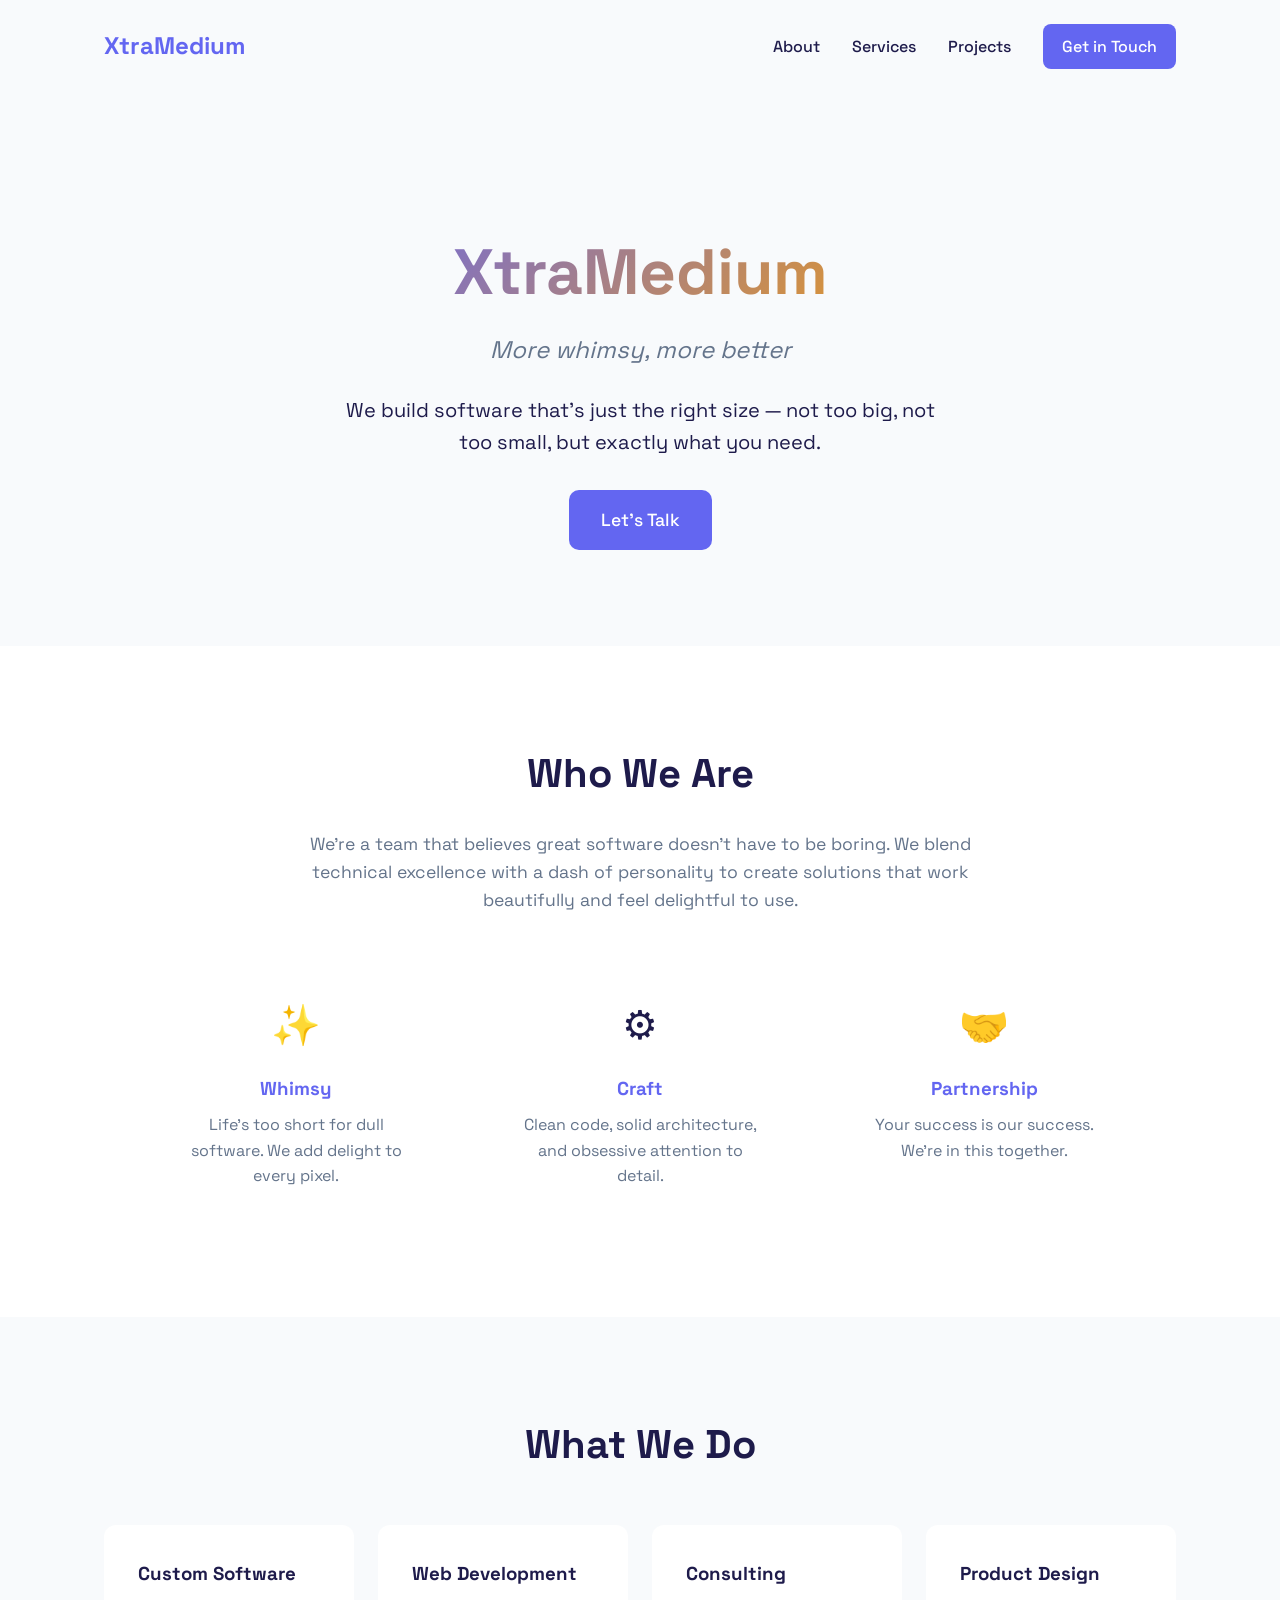
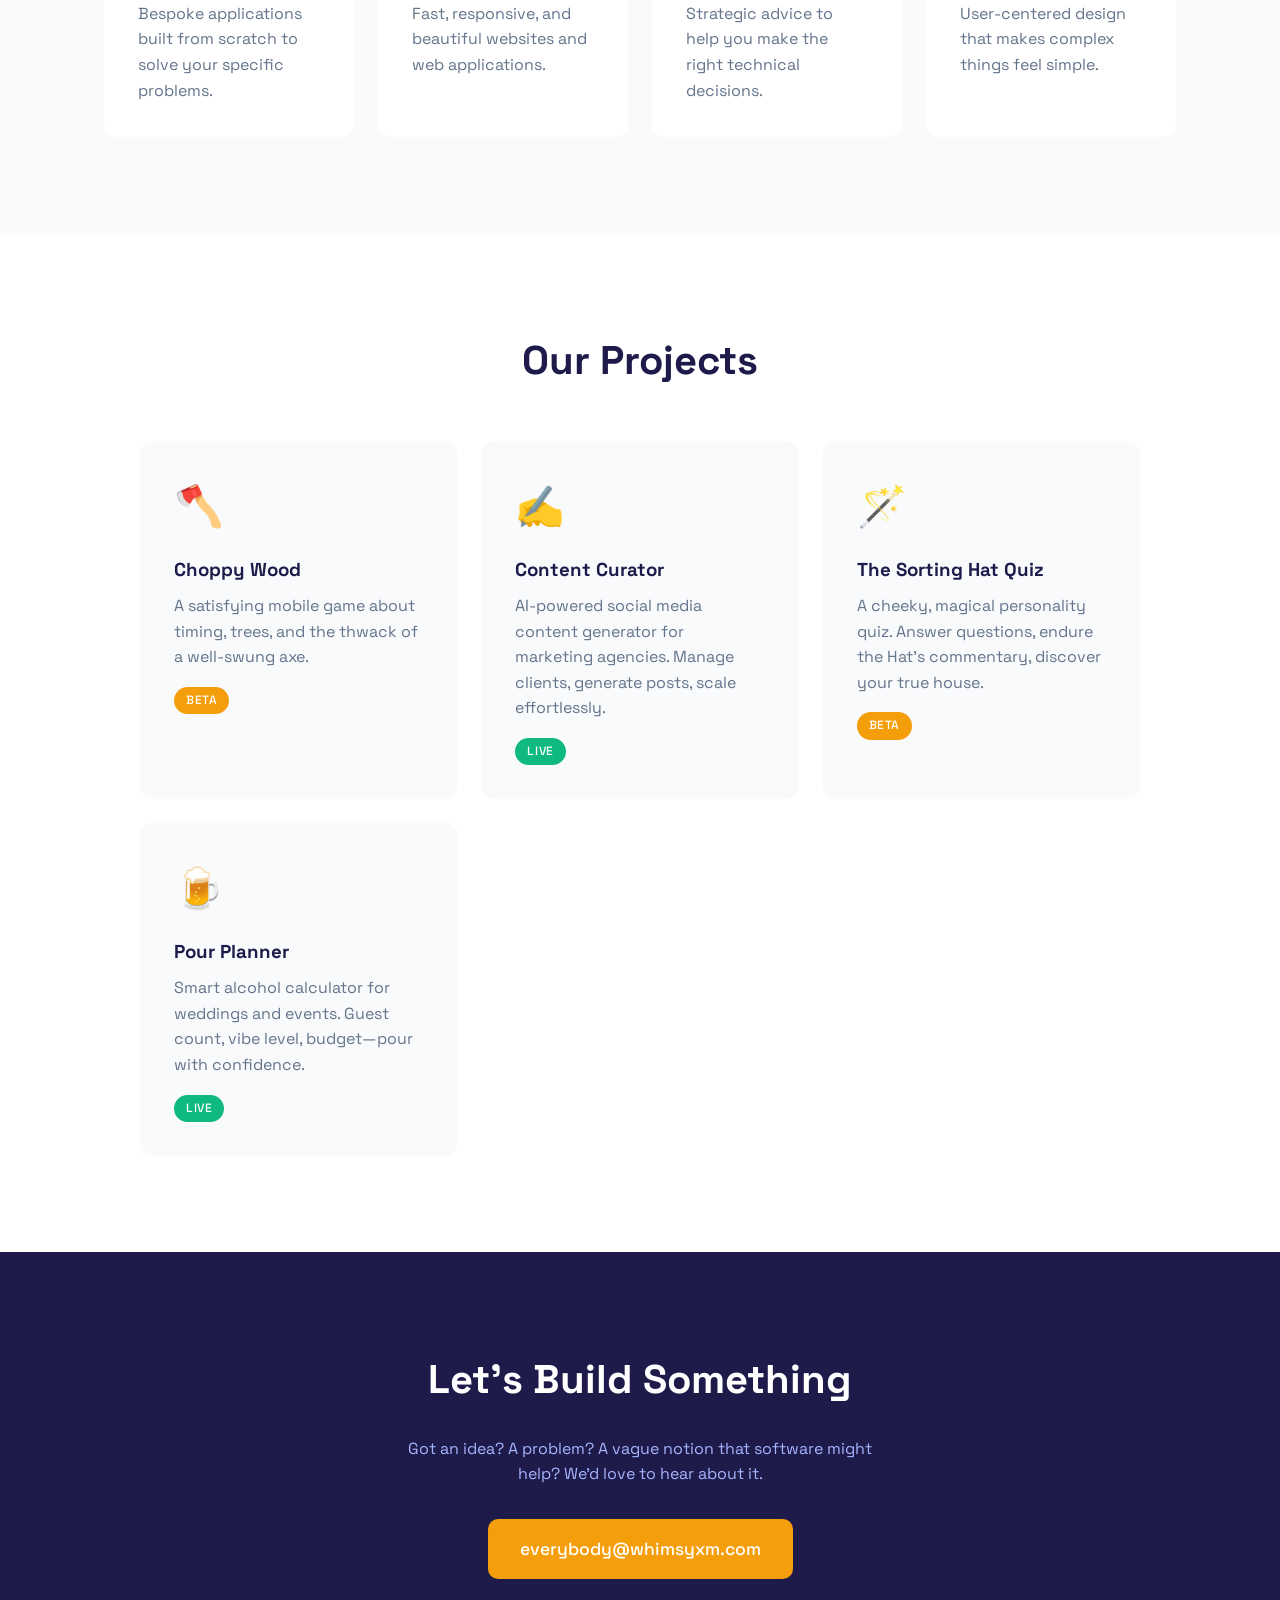
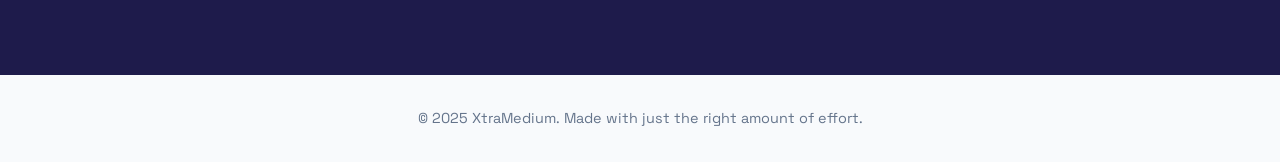
<file: index.html>
<!DOCTYPE html>
<html lang="en">
<head>
    <meta name="google-site-verification" content="nhcbkBX8V_uY1-YZvJbDiFtuauyzkd1It7H7w5QZHaw" />
    <meta charset="UTF-8">
    <meta name="viewport" content="width=device-width, initial-scale=1.0">
    <title>XtraMedium - More whimsy, more better</title>
    <link rel="stylesheet" href="styles.css">
    <link rel="preconnect" href="https://fonts.googleapis.com">
    <link rel="preconnect" href="https://fonts.gstatic.com" crossorigin>
    <link href="https://fonts.googleapis.com/css2?family=Space+Grotesk:wght@400;500;700&display=swap" rel="stylesheet">
</head>
<body>
    <nav>
        <div class="logo">XtraMedium</div>
        <div class="nav-links">
            <a href="#about">About</a>
            <a href="#services">Services</a>
            <a href="#projects">Projects</a>
            <a href="#contact" class="btn-nav">Get in Touch</a>
        </div>
    </nav>

    <section class="hero">
        <h1>XtraMedium</h1>
        <p class="tagline">More whimsy, more better</p>
        <p class="subtitle">We build software that's just the right size &mdash; not too big, not too small, but exactly what you need.</p>
        <a href="#contact" class="btn-primary">Let's Talk</a>
    </section>

    <section id="about" class="about">
        <h2>Who We Are</h2>
        <p>We're a team that believes great software doesn't have to be boring. We blend technical excellence with a dash of personality to create solutions that work beautifully and feel delightful to use.</p>
        <div class="values">
            <div class="value-card">
                <span class="icon">&#10024;</span>
                <h3>Whimsy</h3>
                <p>Life's too short for dull software. We add delight to every pixel.</p>
            </div>
            <div class="value-card">
                <span class="icon">&#9881;</span>
                <h3>Craft</h3>
                <p>Clean code, solid architecture, and obsessive attention to detail.</p>
            </div>
            <div class="value-card">
                <span class="icon">&#129309;</span>
                <h3>Partnership</h3>
                <p>Your success is our success. We're in this together.</p>
            </div>
        </div>
    </section>

    <section id="services" class="services">
        <h2>What We Do</h2>
        <div class="service-grid">
            <div class="service-card">
                <h3>Custom Software</h3>
                <p>Bespoke applications built from scratch to solve your specific problems.</p>
            </div>
            <div class="service-card">
                <h3>Web Development</h3>
                <p>Fast, responsive, and beautiful websites and web applications.</p>
            </div>
            <div class="service-card">
                <h3>Consulting</h3>
                <p>Strategic advice to help you make the right technical decisions.</p>
            </div>
            <div class="service-card">
                <h3>Product Design</h3>
                <p>User-centered design that makes complex things feel simple.</p>
            </div>
        </div>
    </section>

    <section id="projects" class="projects">
        <h2>Our Projects</h2>
        <div class="project-grid">
            <a href="/choppy-wood/" class="project-card">
                <span class="project-icon">&#129683;</span>
                <h3>Choppy Wood</h3>
                <p>A satisfying mobile game about timing, trees, and the thwack of a well-swung axe.</p>
                <span class="project-status">Beta</span>
            </a>
            <a href="https://content-curator-theta.vercel.app/" class="project-card" target="_blank">
                <span class="project-icon">&#9997;</span>
                <h3>Content Curator</h3>
                <p>AI-powered social media content generator for marketing agencies. Manage clients, generate posts, scale effortlessly.</p>
                <span class="project-status live">Live</span>
            </a>
            <a href="/sorting-hat/" class="project-card">
                <span class="project-icon">&#129668;</span>
                <h3>The Sorting Hat Quiz</h3>
                <p>A cheeky, magical personality quiz. Answer questions, endure the Hat's commentary, discover your true house.</p>
                <span class="project-status">Beta</span>
            </a>
            <a href="https://pourplanner.com" class="project-card" target="_blank">
                <span class="project-icon">&#127866;</span>
                <h3>Pour Planner</h3>
                <p>Smart alcohol calculator for weddings and events. Guest count, vibe level, budget—pour with confidence.</p>
                <span class="project-status live">Live</span>
            </a>
        </div>
    </section>

    <section id="contact" class="contact">
        <h2>Let's Build Something</h2>
        <p>Got an idea? A problem? A vague notion that software might help? We'd love to hear about it.</p>
        <a href="mailto:everybody@whimsyxm.com" class="btn-primary">everybody@whimsyxm.com</a>
    </section>

    <footer>
        <p>&copy; 2025 XtraMedium. Made with just the right amount of effort.</p>
    </footer>
</body>
</html>
</file>
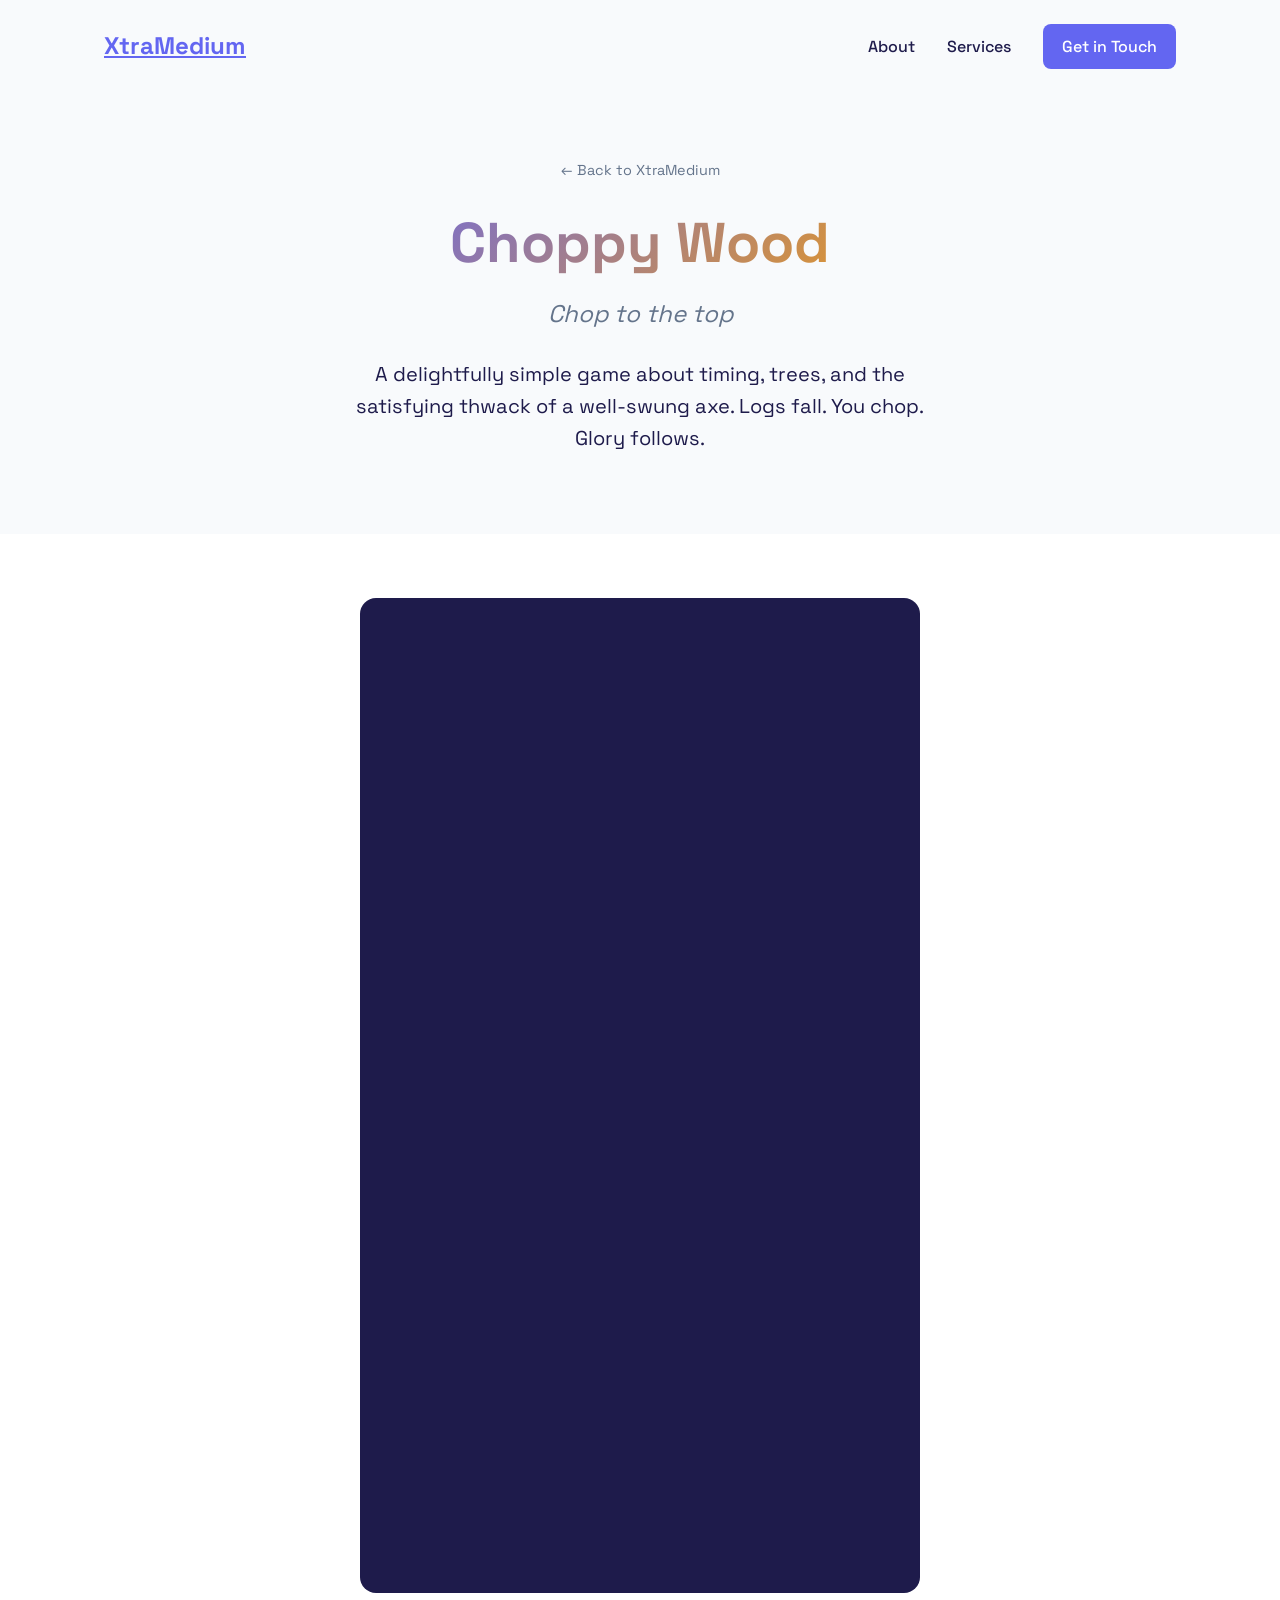
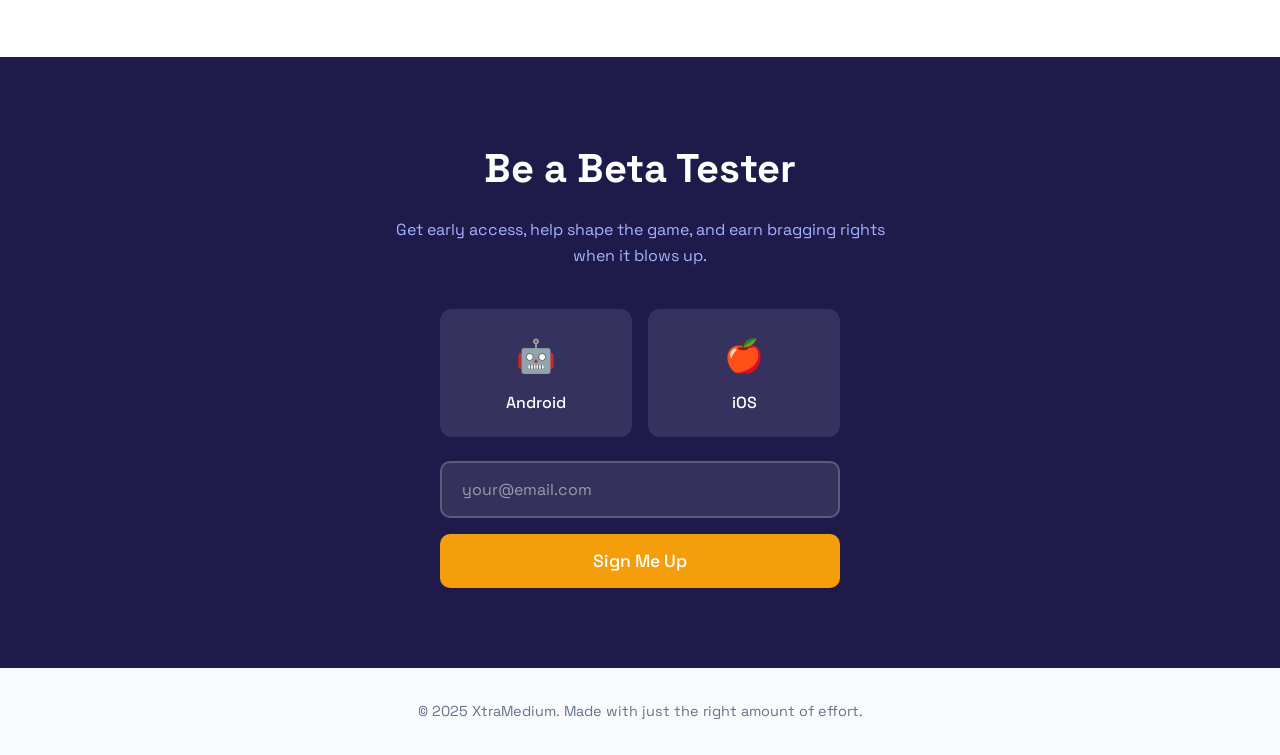
<file: choppy-wood/index.html>
<!DOCTYPE html>
<html lang="en">
<head>
    <meta charset="UTF-8">
    <meta name="viewport" content="width=device-width, initial-scale=1.0">
    <title>Choppy Wood - Chop to the Top</title>
    <link rel="stylesheet" href="../styles.css">
    <link rel="preconnect" href="https://fonts.googleapis.com">
    <link rel="preconnect" href="https://fonts.gstatic.com" crossorigin>
    <link href="https://fonts.googleapis.com/css2?family=Space+Grotesk:wght@400;500;700&display=swap" rel="stylesheet">
    <style>
        .hero {
            padding: 4rem 5% 3rem;
        }
        .hero h1 {
            font-size: 3.5rem;
        }
        .video-section {
            background: white;
            padding: 4rem 5%;
        }
        .video-container {
            max-width: 560px;
            margin: 0 auto;
            aspect-ratio: 9 / 16;
            background: var(--dark);
            border-radius: 16px;
            display: flex;
            align-items: center;
            justify-content: center;
            color: var(--gray);
            font-size: 1.1rem;
            overflow: hidden;
        }
        .video-container iframe {
            width: 100%;
            height: 100%;
            border: none;
        }
        .beta-section {
            background: var(--dark);
            color: white;
            padding: 5rem 5%;
        }
        .beta-section h2 {
            text-align: center;
            font-size: 2.5rem;
            margin-bottom: 1rem;
            color: white;
        }
        .beta-section > p {
            text-align: center;
            color: #a5b4fc;
            max-width: 500px;
            margin: 0 auto 2.5rem;
        }
        .beta-form {
            max-width: 400px;
            margin: 0 auto;
        }
        .platform-select {
            display: flex;
            gap: 1rem;
            margin-bottom: 1.5rem;
        }
        .platform-option {
            flex: 1;
            position: relative;
        }
        .platform-option input {
            position: absolute;
            opacity: 0;
            width: 100%;
            height: 100%;
            cursor: pointer;
        }
        .platform-option label {
            display: flex;
            flex-direction: column;
            align-items: center;
            padding: 1.25rem 1rem;
            background: rgba(255, 255, 255, 0.1);
            border: 2px solid transparent;
            border-radius: 12px;
            cursor: pointer;
            transition: all 0.2s;
        }
        .platform-option input:checked + label {
            border-color: var(--accent);
            background: rgba(245, 158, 11, 0.15);
        }
        .platform-option label:hover {
            background: rgba(255, 255, 255, 0.15);
        }
        .platform-icon {
            font-size: 2rem;
            margin-bottom: 0.5rem;
        }
        .platform-name {
            font-weight: 500;
        }
        .email-input {
            width: 100%;
            padding: 1rem 1.25rem;
            font-size: 1rem;
            font-family: inherit;
            border: 2px solid rgba(255, 255, 255, 0.2);
            border-radius: 10px;
            background: rgba(255, 255, 255, 0.1);
            color: white;
            margin-bottom: 1rem;
        }
        .email-input::placeholder {
            color: rgba(255, 255, 255, 0.5);
        }
        .email-input:focus {
            outline: none;
            border-color: var(--accent);
        }
        .submit-btn {
            width: 100%;
            padding: 1rem;
            font-size: 1.1rem;
            font-family: inherit;
            font-weight: 500;
            background: var(--accent);
            color: white;
            border: none;
            border-radius: 10px;
            cursor: pointer;
            transition: all 0.2s;
        }
        .submit-btn:hover {
            background: #d97706;
            transform: translateY(-2px);
            box-shadow: 0 10px 30px rgba(245, 158, 11, 0.3);
        }
        .back-link {
            display: inline-block;
            color: var(--gray);
            text-decoration: none;
            margin-bottom: 1rem;
            font-size: 0.9rem;
        }
        .back-link:hover {
            color: var(--primary);
        }
        @media (max-width: 768px) {
            .hero h1 {
                font-size: 2.5rem;
            }
            .video-container {
                max-width: 100%;
            }
        }
    </style>
</head>
<body>
    <nav>
        <a href="/" class="logo">XtraMedium</a>
        <div class="nav-links">
            <a href="/#about">About</a>
            <a href="/#services">Services</a>
            <a href="/#contact" class="btn-nav">Get in Touch</a>
        </div>
    </nav>

    <section class="hero">
        <a href="/" class="back-link">&larr; Back to XtraMedium</a>
        <h1>Choppy Wood</h1>
        <p class="tagline">Chop to the top</p>
        <p class="subtitle">A delightfully simple game about timing, trees, and the satisfying thwack of a well-swung axe. Logs fall. You chop. Glory follows.</p>
    </section>

    <section class="video-section">
        <div class="video-container">
            <iframe src="https://www.youtube.com/embed/pYYLdmkWE8g" title="Choppy Wood Gameplay" frameborder="0" allow="accelerometer; autoplay; clipboard-write; encrypted-media; gyroscope; picture-in-picture" allowfullscreen></iframe>
        </div>
    </section>

    <section class="beta-section">
        <h2>Be a Beta Tester</h2>
        <p>Get early access, help shape the game, and earn bragging rights when it blows up.</p>
        <form class="beta-form" id="beta-form">
            <div class="platform-select">
                <div class="platform-option">
                    <input type="radio" name="platform" value="android" id="android" required>
                    <label for="android">
                        <span class="platform-icon">&#129302;</span>
                        <span class="platform-name">Android</span>
                    </label>
                </div>
                <div class="platform-option">
                    <input type="radio" name="platform" value="ios" id="ios">
                    <label for="ios">
                        <span class="platform-icon">&#127822;</span>
                        <span class="platform-name">iOS</span>
                    </label>
                </div>
            </div>
            <input type="email" name="email" class="email-input" placeholder="your@email.com" required>
            <button type="submit" class="submit-btn">Sign Me Up</button>
        </form>
        <p id="form-success" style="display: none; text-align: center; color: #10b981; margin-top: 1.5rem; font-weight: 500;">You're in! We'll be in touch soon.</p>

    <script>
        document.getElementById('beta-form').addEventListener('submit', async (e) => {
            e.preventDefault();
            const form = e.target;
            const btn = form.querySelector('.submit-btn');
            const email = form.querySelector('[name="email"]').value;
            const platform = form.querySelector('[name="platform"]:checked').value;

            btn.textContent = 'Sending...';
            btn.disabled = true;

            try {
                await fetch('https://script.google.com/macros/s/AKfycbwHVZjsj80geomDLSScKBQ2DVnzomjnshrfpWwuCposIN6Es0uAY3s0oeayeARenraSfg/exec', {
                    method: 'POST',
                    mode: 'no-cors',
                    headers: { 'Content-Type': 'application/json' },
                    body: JSON.stringify({ email, platform })
                });
                form.style.display = 'none';
                document.getElementById('form-success').style.display = 'block';
            } catch (err) {
                btn.textContent = 'Sign Me Up';
                btn.disabled = false;
                alert('Something went wrong. Please try again.');
            }
        });
    </script>
    </section>

    <footer>
        <p>&copy; 2025 XtraMedium. Made with just the right amount of effort.</p>
    </footer>
</body>
</html>
</file>
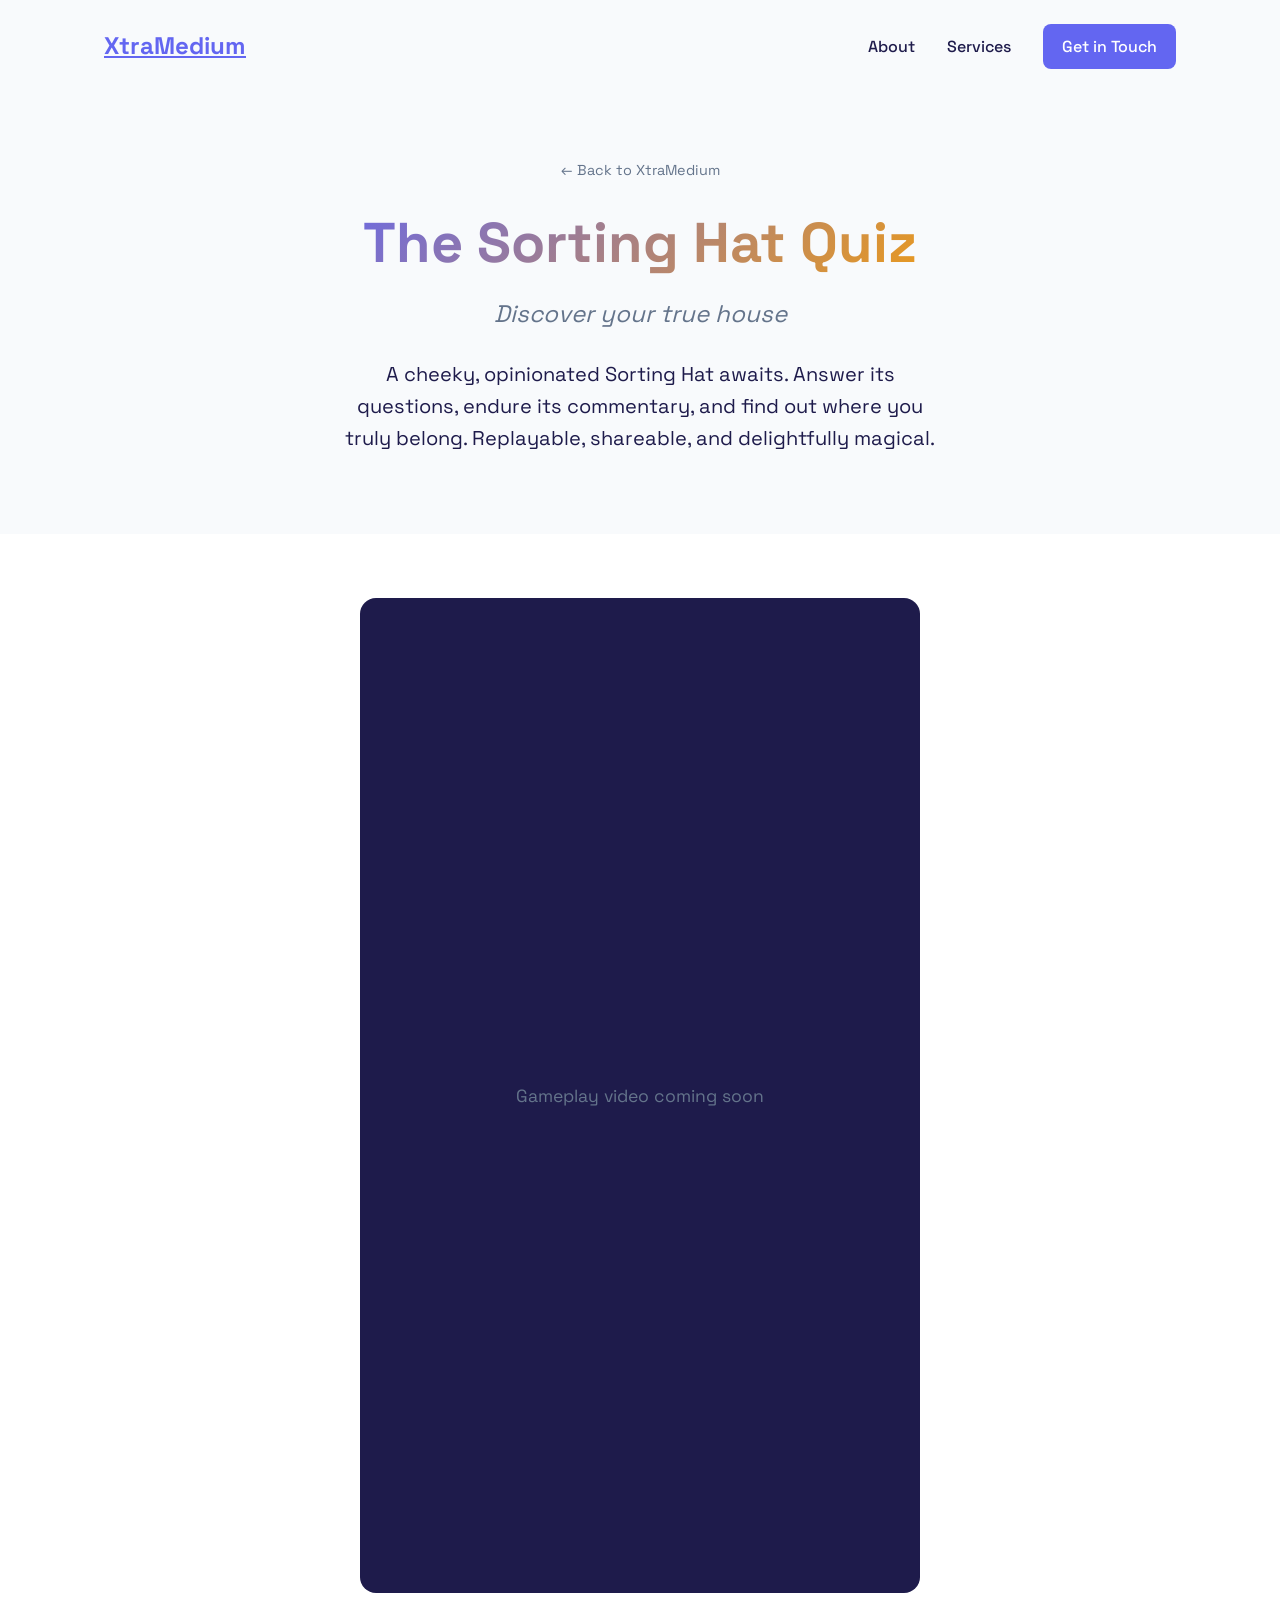
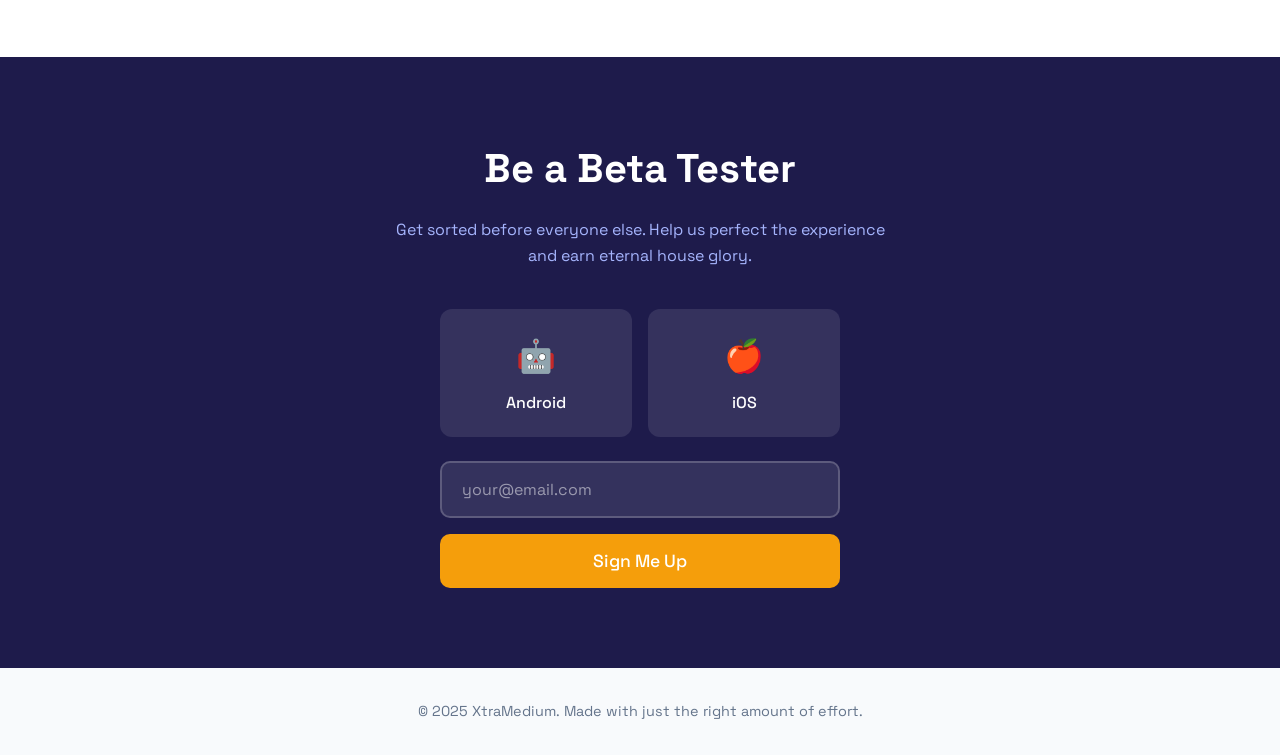
<file: sorting-hat/index.html>
<!DOCTYPE html>
<html lang="en">
<head>
    <meta charset="UTF-8">
    <meta name="viewport" content="width=device-width, initial-scale=1.0">
    <title>The Sorting Hat Quiz - Discover Your House</title>
    <link rel="stylesheet" href="../styles.css">
    <link rel="preconnect" href="https://fonts.googleapis.com">
    <link rel="preconnect" href="https://fonts.gstatic.com" crossorigin>
    <link href="https://fonts.googleapis.com/css2?family=Space+Grotesk:wght@400;500;700&display=swap" rel="stylesheet">
    <style>
        .hero {
            padding: 4rem 5% 3rem;
        }
        .hero h1 {
            font-size: 3.5rem;
        }
        .video-section {
            background: white;
            padding: 4rem 5%;
        }
        .video-container {
            max-width: 560px;
            margin: 0 auto;
            aspect-ratio: 9 / 16;
            background: var(--dark);
            border-radius: 16px;
            display: flex;
            align-items: center;
            justify-content: center;
            color: var(--gray);
            font-size: 1.1rem;
            overflow: hidden;
        }
        .video-container iframe {
            width: 100%;
            height: 100%;
            border: none;
        }
        .beta-section {
            background: var(--dark);
            color: white;
            padding: 5rem 5%;
        }
        .beta-section h2 {
            text-align: center;
            font-size: 2.5rem;
            margin-bottom: 1rem;
            color: white;
        }
        .beta-section > p {
            text-align: center;
            color: #a5b4fc;
            max-width: 500px;
            margin: 0 auto 2.5rem;
        }
        .beta-form {
            max-width: 400px;
            margin: 0 auto;
        }
        .platform-select {
            display: flex;
            gap: 1rem;
            margin-bottom: 1.5rem;
        }
        .platform-option {
            flex: 1;
            position: relative;
        }
        .platform-option input {
            position: absolute;
            opacity: 0;
            width: 100%;
            height: 100%;
            cursor: pointer;
        }
        .platform-option label {
            display: flex;
            flex-direction: column;
            align-items: center;
            padding: 1.25rem 1rem;
            background: rgba(255, 255, 255, 0.1);
            border: 2px solid transparent;
            border-radius: 12px;
            cursor: pointer;
            transition: all 0.2s;
        }
        .platform-option input:checked + label {
            border-color: var(--accent);
            background: rgba(245, 158, 11, 0.15);
        }
        .platform-option label:hover {
            background: rgba(255, 255, 255, 0.15);
        }
        .platform-icon {
            font-size: 2rem;
            margin-bottom: 0.5rem;
        }
        .platform-name {
            font-weight: 500;
        }
        .email-input {
            width: 100%;
            padding: 1rem 1.25rem;
            font-size: 1rem;
            font-family: inherit;
            border: 2px solid rgba(255, 255, 255, 0.2);
            border-radius: 10px;
            background: rgba(255, 255, 255, 0.1);
            color: white;
            margin-bottom: 1rem;
        }
        .email-input::placeholder {
            color: rgba(255, 255, 255, 0.5);
        }
        .email-input:focus {
            outline: none;
            border-color: var(--accent);
        }
        .submit-btn {
            width: 100%;
            padding: 1rem;
            font-size: 1.1rem;
            font-family: inherit;
            font-weight: 500;
            background: var(--accent);
            color: white;
            border: none;
            border-radius: 10px;
            cursor: pointer;
            transition: all 0.2s;
        }
        .submit-btn:hover {
            background: #d97706;
            transform: translateY(-2px);
            box-shadow: 0 10px 30px rgba(245, 158, 11, 0.3);
        }
        .back-link {
            display: inline-block;
            color: var(--gray);
            text-decoration: none;
            margin-bottom: 1rem;
            font-size: 0.9rem;
        }
        .back-link:hover {
            color: var(--primary);
        }
        @media (max-width: 768px) {
            .hero h1 {
                font-size: 2.5rem;
            }
            .video-container {
                max-width: 100%;
            }
        }
    </style>
</head>
<body>
    <nav>
        <a href="/" class="logo">XtraMedium</a>
        <div class="nav-links">
            <a href="/#about">About</a>
            <a href="/#services">Services</a>
            <a href="/#contact" class="btn-nav">Get in Touch</a>
        </div>
    </nav>

    <section class="hero">
        <a href="/" class="back-link">&larr; Back to XtraMedium</a>
        <h1>The Sorting Hat Quiz</h1>
        <p class="tagline">Discover your true house</p>
        <p class="subtitle">A cheeky, opinionated Sorting Hat awaits. Answer its questions, endure its commentary, and find out where you truly belong. Replayable, shareable, and delightfully magical.</p>
    </section>

    <section class="video-section">
        <div class="video-container">
            <p>Gameplay video coming soon</p>
        </div>
    </section>

    <section class="beta-section">
        <h2>Be a Beta Tester</h2>
        <p>Get sorted before everyone else. Help us perfect the experience and earn eternal house glory.</p>
        <form class="beta-form" id="beta-form">
            <div class="platform-select">
                <div class="platform-option">
                    <input type="radio" name="platform" value="android" id="android" required>
                    <label for="android">
                        <span class="platform-icon">&#129302;</span>
                        <span class="platform-name">Android</span>
                    </label>
                </div>
                <div class="platform-option">
                    <input type="radio" name="platform" value="ios" id="ios">
                    <label for="ios">
                        <span class="platform-icon">&#127822;</span>
                        <span class="platform-name">iOS</span>
                    </label>
                </div>
            </div>
            <input type="email" name="email" class="email-input" placeholder="your@email.com" required>
            <button type="submit" class="submit-btn">Sign Me Up</button>
        </form>
        <p id="form-success" style="display: none; text-align: center; color: #10b981; margin-top: 1.5rem; font-weight: 500;">You're in! We'll owl you soon.</p>

    <script>
        document.getElementById('beta-form').addEventListener('submit', async (e) => {
            e.preventDefault();
            const form = e.target;
            const btn = form.querySelector('.submit-btn');
            const email = form.querySelector('[name="email"]').value;
            const platform = form.querySelector('[name="platform"]:checked').value;

            btn.textContent = 'Sending...';
            btn.disabled = true;

            try {
                await fetch('https://script.google.com/macros/s/AKfycbwHVZjsj80geomDLSScKBQ2DVnzomjnshrfpWwuCposIN6Es0uAY3s0oeayeARenraSfg/exec', {
                    method: 'POST',
                    mode: 'no-cors',
                    headers: { 'Content-Type': 'application/json' },
                    body: JSON.stringify({ email, platform })
                });
                form.style.display = 'none';
                document.getElementById('form-success').style.display = 'block';
            } catch (err) {
                btn.textContent = 'Sign Me Up';
                btn.disabled = false;
                alert('Something went wrong. Please try again.');
            }
        });
    </script>
    </section>

    <footer>
        <p>&copy; 2025 XtraMedium. Made with just the right amount of effort.</p>
    </footer>
</body>
</html>
</file>
<file: styles.css>
* {
    margin: 0;
    padding: 0;
    box-sizing: border-box;
}

:root {
    --primary: #6366f1;
    --primary-dark: #4f46e5;
    --dark: #1e1b4b;
    --light: #f8fafc;
    --gray: #64748b;
    --accent: #f59e0b;
}

body {
    font-family: 'Space Grotesk', sans-serif;
    background: var(--light);
    color: var(--dark);
    line-height: 1.6;
}

/* Navigation */
nav {
    display: flex;
    justify-content: space-between;
    align-items: center;
    padding: 1.5rem 5%;
    max-width: 1200px;
    margin: 0 auto;
}

.logo {
    font-size: 1.5rem;
    font-weight: 700;
    color: var(--primary);
}

.nav-links {
    display: flex;
    gap: 2rem;
    align-items: center;
}

.nav-links a {
    text-decoration: none;
    color: var(--dark);
    font-weight: 500;
    transition: color 0.2s;
}

.nav-links a:hover {
    color: var(--primary);
}

.btn-nav {
    background: var(--primary);
    color: white !important;
    padding: 0.6rem 1.2rem;
    border-radius: 8px;
}

.btn-nav:hover {
    background: var(--primary-dark);
    color: white !important;
}

/* Hero */
.hero {
    text-align: center;
    padding: 8rem 5% 6rem;
    max-width: 800px;
    margin: 0 auto;
}

.hero h1 {
    font-size: 4rem;
    font-weight: 700;
    margin-bottom: 0.5rem;
    background: linear-gradient(135deg, var(--primary), var(--accent));
    -webkit-background-clip: text;
    -webkit-text-fill-color: transparent;
    background-clip: text;
}

.tagline {
    font-size: 1.5rem;
    color: var(--gray);
    margin-bottom: 1.5rem;
    font-style: italic;
}

.subtitle {
    font-size: 1.25rem;
    color: var(--dark);
    margin-bottom: 2rem;
    max-width: 600px;
    margin-left: auto;
    margin-right: auto;
}

.btn-primary {
    display: inline-block;
    background: var(--primary);
    color: white;
    padding: 1rem 2rem;
    border-radius: 10px;
    text-decoration: none;
    font-weight: 500;
    font-size: 1.1rem;
    transition: all 0.2s;
}

.btn-primary:hover {
    background: var(--primary-dark);
    transform: translateY(-2px);
    box-shadow: 0 10px 30px rgba(99, 102, 241, 0.3);
}

/* About */
.about {
    background: white;
    padding: 6rem 5%;
}

.about h2, .services h2, .contact h2 {
    text-align: center;
    font-size: 2.5rem;
    margin-bottom: 1.5rem;
}

.about > p {
    text-align: center;
    max-width: 700px;
    margin: 0 auto 3rem;
    font-size: 1.1rem;
    color: var(--gray);
}

.values {
    display: grid;
    grid-template-columns: repeat(auto-fit, minmax(280px, 1fr));
    gap: 2rem;
    max-width: 1000px;
    margin: 0 auto;
}

.value-card {
    text-align: center;
    padding: 2rem;
}

.value-card .icon {
    font-size: 2.5rem;
    display: block;
    margin-bottom: 1rem;
}

.value-card h3 {
    margin-bottom: 0.5rem;
    color: var(--primary);
}

.value-card p {
    color: var(--gray);
}

/* Services */
.services {
    padding: 6rem 5%;
    max-width: 1200px;
    margin: 0 auto;
}

.service-grid {
    display: grid;
    grid-template-columns: repeat(auto-fit, minmax(250px, 1fr));
    gap: 1.5rem;
    margin-top: 3rem;
}

.service-card {
    background: white;
    padding: 2rem;
    border-radius: 12px;
    border: 2px solid transparent;
    transition: all 0.2s;
}

.service-card:hover {
    border-color: var(--primary);
    transform: translateY(-4px);
    box-shadow: 0 10px 40px rgba(0, 0, 0, 0.08);
}

.service-card h3 {
    margin-bottom: 0.75rem;
    color: var(--dark);
}

.service-card p {
    color: var(--gray);
}

/* Projects */
.projects {
    background: white;
    padding: 6rem 5%;
}

.projects h2 {
    text-align: center;
    font-size: 2.5rem;
    margin-bottom: 3rem;
}

.project-grid {
    display: grid;
    grid-template-columns: repeat(auto-fit, minmax(280px, 1fr));
    gap: 1.5rem;
    max-width: 1000px;
    margin: 0 auto;
}

.project-card {
    display: block;
    background: var(--light);
    padding: 2rem;
    border-radius: 12px;
    text-decoration: none;
    color: inherit;
    border: 2px solid transparent;
    transition: all 0.2s;
    position: relative;
}

.project-card:hover {
    border-color: var(--primary);
    transform: translateY(-4px);
    box-shadow: 0 10px 40px rgba(0, 0, 0, 0.08);
}

.project-icon {
    font-size: 2.5rem;
    display: block;
    margin-bottom: 1rem;
}

.project-card h3 {
    margin-bottom: 0.5rem;
    color: var(--dark);
}

.project-card p {
    color: var(--gray);
    margin-bottom: 1rem;
}

.project-status {
    display: inline-block;
    background: var(--accent);
    color: white;
    font-size: 0.75rem;
    font-weight: 500;
    padding: 0.25rem 0.75rem;
    border-radius: 20px;
    text-transform: uppercase;
    letter-spacing: 0.05em;
}

.project-status.live {
    background: #10b981;
}

/* Contact */
.contact {
    background: var(--dark);
    color: white;
    text-align: center;
    padding: 6rem 5%;
}

.contact h2 {
    color: white;
}

.contact p {
    max-width: 500px;
    margin: 0 auto 2rem;
    color: #a5b4fc;
}

.contact .btn-primary {
    background: var(--accent);
}

.contact .btn-primary:hover {
    background: #d97706;
    box-shadow: 0 10px 30px rgba(245, 158, 11, 0.3);
}

/* Footer */
footer {
    text-align: center;
    padding: 2rem;
    color: var(--gray);
    font-size: 0.9rem;
}

/* Responsive */
@media (max-width: 768px) {
    .hero h1 {
        font-size: 2.5rem;
    }

    .tagline {
        font-size: 1.2rem;
    }

    .nav-links {
        gap: 1rem;
    }

    .nav-links a:not(.btn-nav) {
        display: none;
    }
}
</file>
